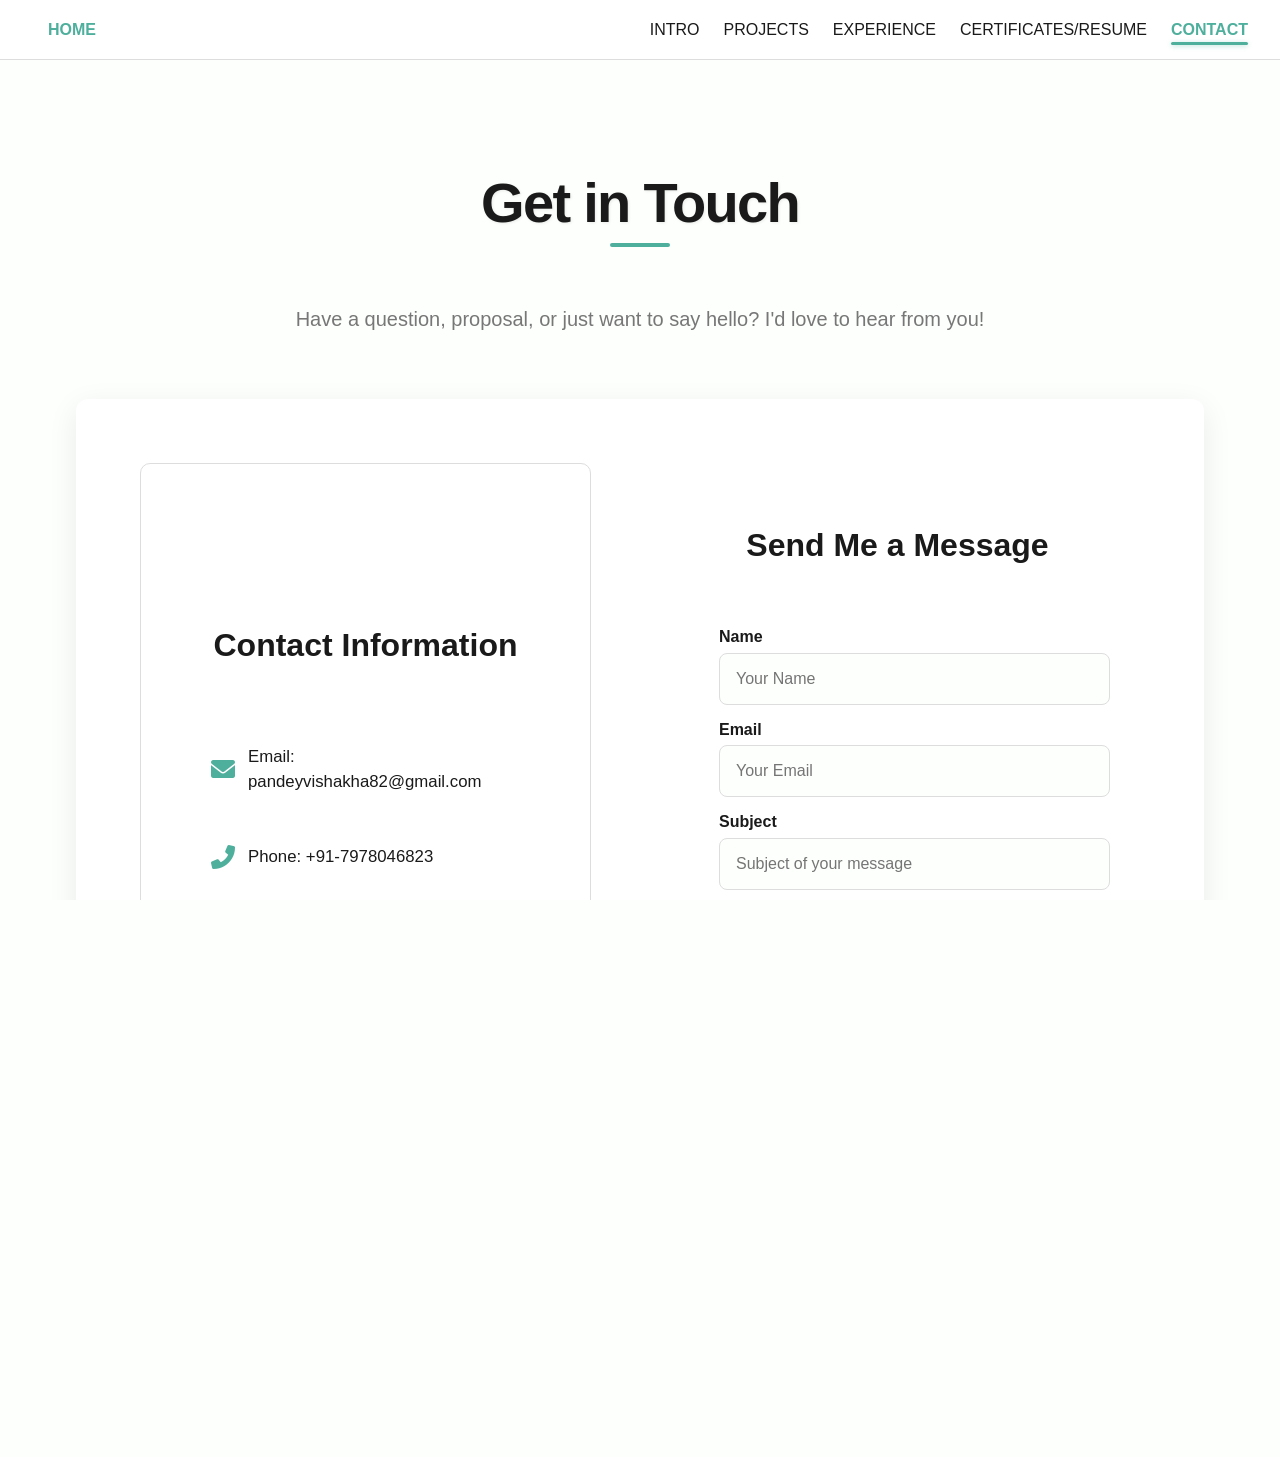
<file: contact.html>
<!DOCTYPE html>
<html lang="en">
<head>
    <meta charset="UTF-8">
    <meta name="viewport" content="width=device-width, initial-scale=1.0">
    <title>Contact – Vishakha Pandey</title>

    <link href="https://fonts.googleapis.com/css2?family=Poppins:wght@300;400;500;600;700&display=swap" rel="stylesheet">
    <link rel="stylesheet" href="https://cdnjs.cloudflare.com/ajax/libs/font-awesome/6.0.0-beta3/css/all.min.css">

    <link rel="stylesheet" href="./assets/css/variables.css">
    <link rel="stylesheet" href="./assets/css/style.css">
    <link rel="stylesheet" href="./assets/css/contact.css"> 
    <link rel="stylesheet" href="./assets/css/animations.css">
</head>
<body class="fade-in"> 
  
   <nav class="navbar">
    <div class="nav-left">
      <a href="index.html">HOME</a>
    </div>
    <div class="nav-toggle">
      <i class="fas fa-bars"></i>
    </div>
    <div class="nav-menu nav-right">
      <a href="intro.html" >INTRO</a>
      <a href="projects.html">PROJECTS</a>
      <a href="experience.html" >EXPERIENCE</a>
      <a href="certificates.html">CERTIFICATES/RESUME</a>
      <a href="contact.html"  class="active-page">CONTACT</a>
    </div>
  </nav>

    <main id="contact-content">
        <section class="contact-section">
            <h2 class="section-title animate-on-scroll delay-1">Get in Touch</h2>
            <p class="contact-intro-text animate-on-scroll delay-2">
                Have a question, proposal, or just want to say hello? I'd love to hear from you!
            </p>

            <div class="contact-wrapper">
                <div class="contact-info animate-on-scroll delay-3">
                    <h3>Contact Information</h3>
                    <div class="info-item">
                        <i class="fas fa-envelope"></i>
                        <p>Email: <a href="mailto:pandeyvishakha82@gmail.com">pandeyvishakha82@gmail.com</a></p>
                    </div>
                    <div class="info-item">
                        <i class="fas fa-phone-alt"></i>
                        <p>Phone: <a href="tel:+917978046823">+91-7978046823</a></p>
                    </div>
                    <div class="info-item">
                        <i class="fab fa-linkedin"></i>
                        <p>LinkedIn: <a href="https://www.linkedin.com/in/vishakha-pandey-7320a8259/" target="_blank">https://www.linkedin.com/in/vishakha-pandey-7320a8259/</a></p>
                    </div>
                    <div class="info-item">
                        <i class="fas fa-map-marker-alt"></i>
                        <p>Location: Rourkela, Odisha, India</p>
                    </div>
                </div>

                <div class="contact-form animate-on-scroll delay-4">
                    <h3>Send Me a Message</h3>
                    <form action="https://formspree.io/f/mnnvgdnn" method="POST">
                        <div class="form-group">
                            <label for="name">Name</label>
                            <input type="text" id="name" name="name" placeholder="Your Name" required>
                        </div>
                        <div class="form-group">
                            <label for="email">Email</label>
                            <input type="email" id="email" name="email" placeholder="Your Email" required>
                        </div>
                        <div class="form-group">
                            <label for="subject">Subject</label>
                            <input type="text" id="subject" name="subject" placeholder="Subject of your message">
                        </div>
                        <div class="form-group">
                            <label for="message">Message</label>
                            <textarea id="message" name="message" rows="6" placeholder="Your Message" required></textarea>
                        </div>
                        <button type="submit" class="btn-primary">Send Message</button>
                    </form>
                </div>
            </div>

        </section>
    </main>

    <script src="./assets/js/script.js"></script>
    

</body>
</html>
</file>
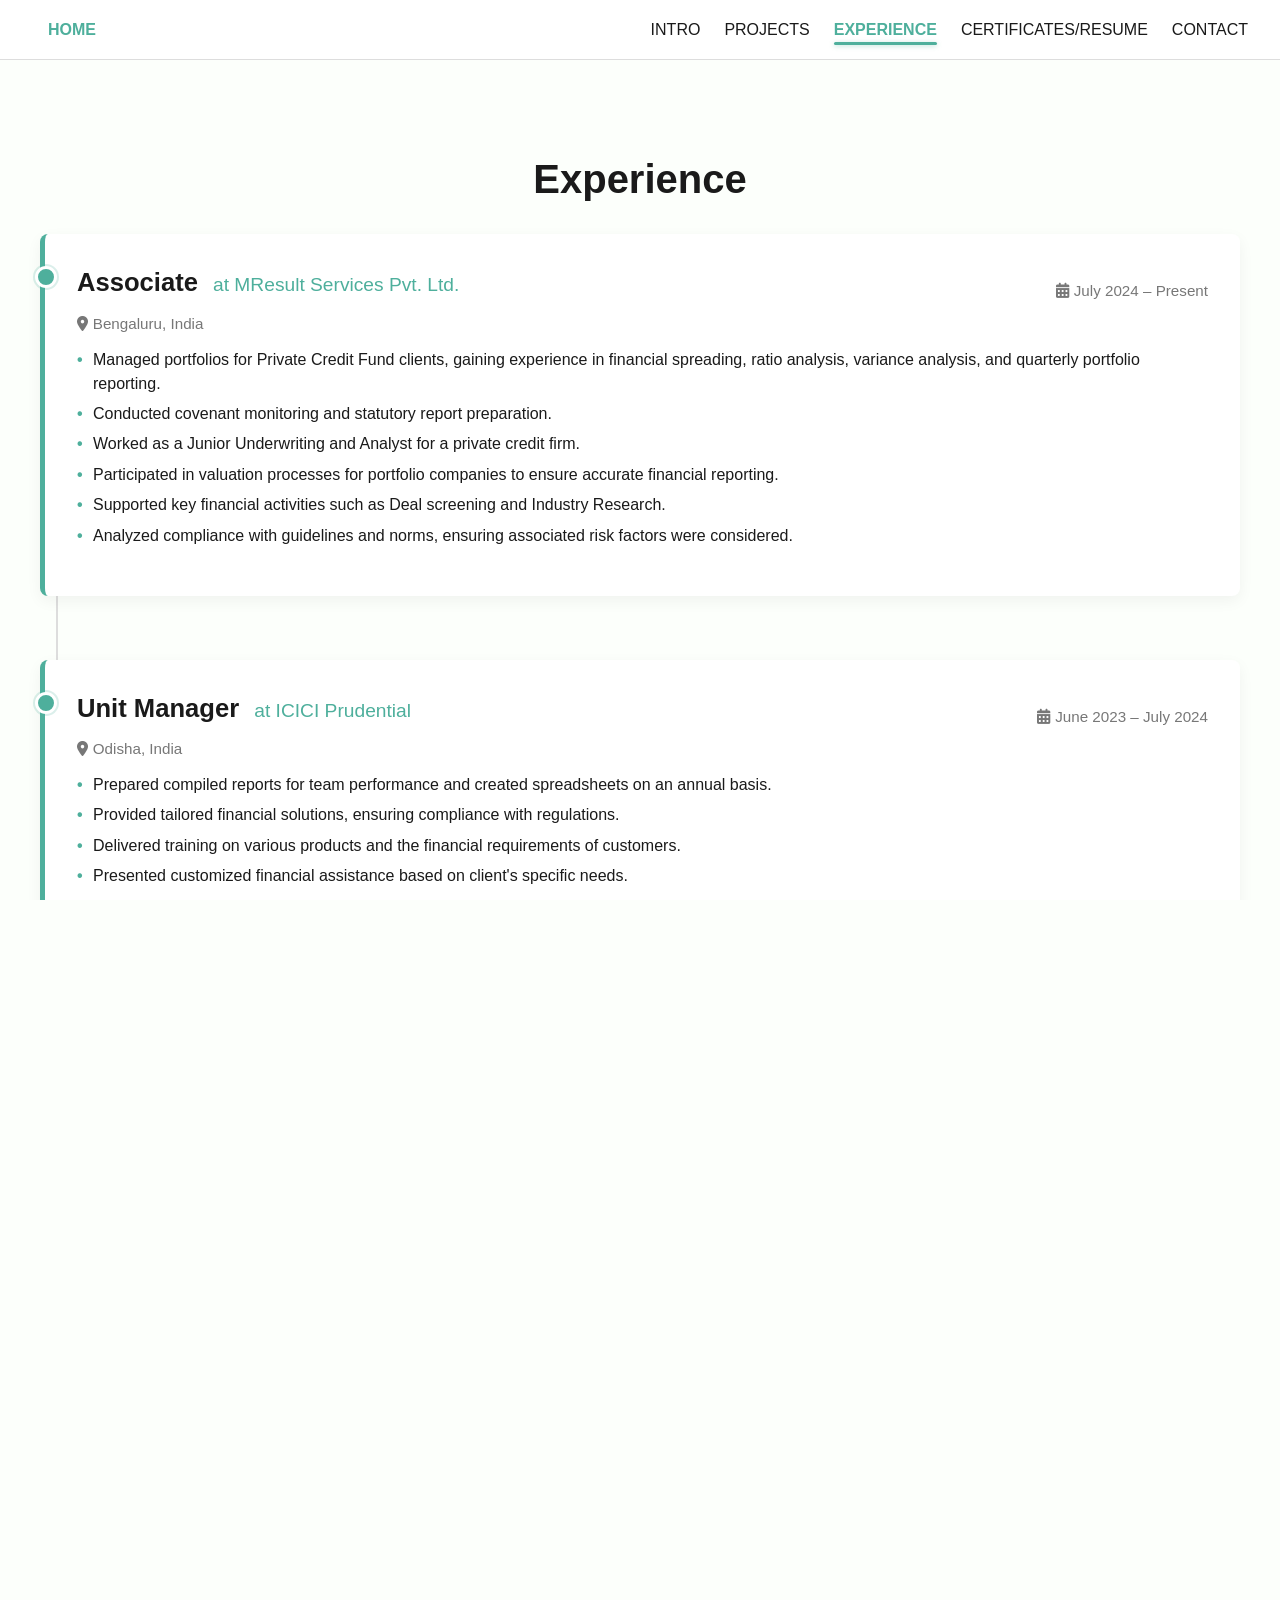
<file: experience.html>
<!DOCTYPE html>
<html lang="en">
<head>
    <meta charset="UTF-8">
    <meta name="viewport" content="width=device-width, initial-scale=1.0">
    <title>Experience – Vishakha Pandey</title>

    <link href="https://fonts.googleapis.com/css2?family=Poppins:wght@300;400;500;600;700&display=swap" rel="stylesheet">
    <link rel="stylesheet" href="https://cdnjs.cloudflare.com/ajax/libs/font-awesome/6.0.0-beta3/css/all.min.css">

    <link rel="stylesheet" href="./assets/css/variables.css">
    <link rel="stylesheet" href="./assets/css/style.css">
    <link rel="stylesheet" href="./assets/css/experience.css">
    <link rel="stylesheet" href="./assets/css/animations.css"> 
  </head>
<body class="fade-in">

    <nav class="navbar">
    <div class="nav-left">
      <a href="index.html">HOME</a>
    </div>
    <div class="nav-toggle">
      <i class="fas fa-bars"></i>
    </div>
    <div class="nav-menu nav-right">
      <a href="intro.html" >INTRO</a>
      <a href="projects.html">PROJECTS</a>
      <a href="experience.html" class="active-page">EXPERIENCE</a>
      <a href="certificates.html">CERTIFICATES/RESUME</a>
      <a href="contact.html">CONTACT</a>
    </div>
  </nav>

    <main id="experience-content">
        <section class="experience-section">
            <h2 class="section-title animate-on-scroll">Experience</h2>
            <div class="experience-list">

                <div class="experience-item animate-on-scroll delay-1">
                    <div class="experience-header">
                        <h3>Associate <span class="company">at MResult Services Pvt. Ltd.</span></h3>
                        <span class="dates"><i class="fas fa-calendar-alt"></i> July 2024 – Present</span>
                    </div>
                    <p class="location"><i class="fas fa-map-marker-alt"></i> Bengaluru, India</p>
                    <ul class="responsibilities">
                        <li>Managed portfolios for Private Credit Fund clients, gaining experience in financial spreading, ratio analysis, variance analysis, and quarterly portfolio reporting.</li>
                        <li>Conducted covenant monitoring and statutory report preparation.</li>
                        <li>Worked as a Junior Underwriting and Analyst for a private credit firm.</li>
                        <li>Participated in valuation processes for portfolio companies to ensure accurate financial reporting.</li>
                        <li>Supported key financial activities such as Deal screening and Industry Research.</li>
                        <li>Analyzed compliance with guidelines and norms, ensuring associated risk factors were considered.</li>
                    </ul>
                </div>

                <div class="experience-item animate-on-scroll delay-2">
                    <div class="experience-header">
                        <h3>Unit Manager <span class="company">at ICICI Prudential</span></h3>
                        <span class="dates"><i class="fas fa-calendar-alt"></i> June 2023 – July 2024</span>
                    </div>
                    <p class="location"><i class="fas fa-map-marker-alt"></i> Odisha, India</p>
                    <ul class="responsibilities">
                        <li>Prepared compiled reports for team performance and created spreadsheets on an annual basis.</li>
                        <li>Provided tailored financial solutions, ensuring compliance with regulations.</li>
                        <li>Delivered training on various products and the financial requirements of customers.</li>
                        <li>Presented customized financial assistance based on client's specific needs.</li>
                    </ul>
                </div>

                <div class="experience-item animate-on-scroll delay-3">
                    <div class="experience-header">
                        <h3>Intern <span class="company">at Shyam Metallic & Energy. Ltd.</span></h3>
                        <span class="dates"><i class="fas fa-calendar-alt"></i> July 2020 – September 2020</span>
                    </div>
                    <p class="location"><i class="fas fa-map-marker-alt"></i> Odisha, India</p>
                    <ul class="responsibilities">
                        <li>Monitored operations and reviewed records and metrics for understanding business processes.</li>
                        <li>Analyzed key components like inventory levels, accounts receivable, and accounts payable to identify inefficiencies.</li>
                        <li>Conducted detailed financial analysis to assess the company's cash conversion cycle.</li>
                        <li>Proposed actionable strategies to enhance liquidity and operational efficiency.</li>
                        <li>Analyzed operational efficiencies and recommended improvements to optimize cash flow.</li>
                    </ul>
                </div>

            </div>
        </section>

        <section class="education-section">
            <h2 class="section-title animate-on-scroll">Education</h2>
            <div class="education-list">
                <div class="education-item animate-on-scroll delay-1">
                    <h3>MBA (Financial Management) <span class="institution">– Gangadhar Meher University</span></h3>
                    <p class="dates"><i class="fas fa-calendar-alt"></i> 2021-2023</p>
                    <p class="location"><i class="fas fa-map-marker-alt"></i> Sambalpur, Odisha, India</p>
                </div>
                <div class="education-item animate-on-scroll delay-2">
                    <h3>BSC - (Bachelor of Science) <span class="institution">– Laxmi Narayan College, Sambalpur University</span></h3>
                    <p class="dates"><i class="fas fa-calendar-alt"></i> 2018-2021</p>
                    <p class="location"><i class="fas fa-map-marker-alt"></i> Jharsuguda, Odisha, India</p>
                </div>
            </div>
        </section>

        <section class="skills-section">
            <h2 class="section-title animate-on-scroll">Skills</h2>
            <div class="skills-grid">
                <div class="skill-category animate-on-scroll delay-1">
                    <h4><i class="fas fa-laptop-code"></i> IT Skills</h4>
                    <ul>
                        <li>MS Office (Excel, PowerPoint, Outlook & Word)</li>
                        <li>Tally (Prime)</li>
                        <li>QuickBooks Online</li>
                        <li>Power BI (Data Analytics)</li>
                    </ul>
                </div>
                <div class="skill-category animate-on-scroll delay-2">
                    <h4><i class="fas fa-chart-line"></i> Financial Skills</h4>
                    <ul>
                        <li>Deal Underwriting</li>
                        <li>Financial Analysis</li>
                        <li>Valuation</li>
                        <li>Portfolio Monitoring</li>
                        <li>Financial Spreading</li>
                    </ul>
                </div>
            </div>
        </section>

    </main>

    <script src="./assets/js/script.js"></script>

</body>
</html>
</file>
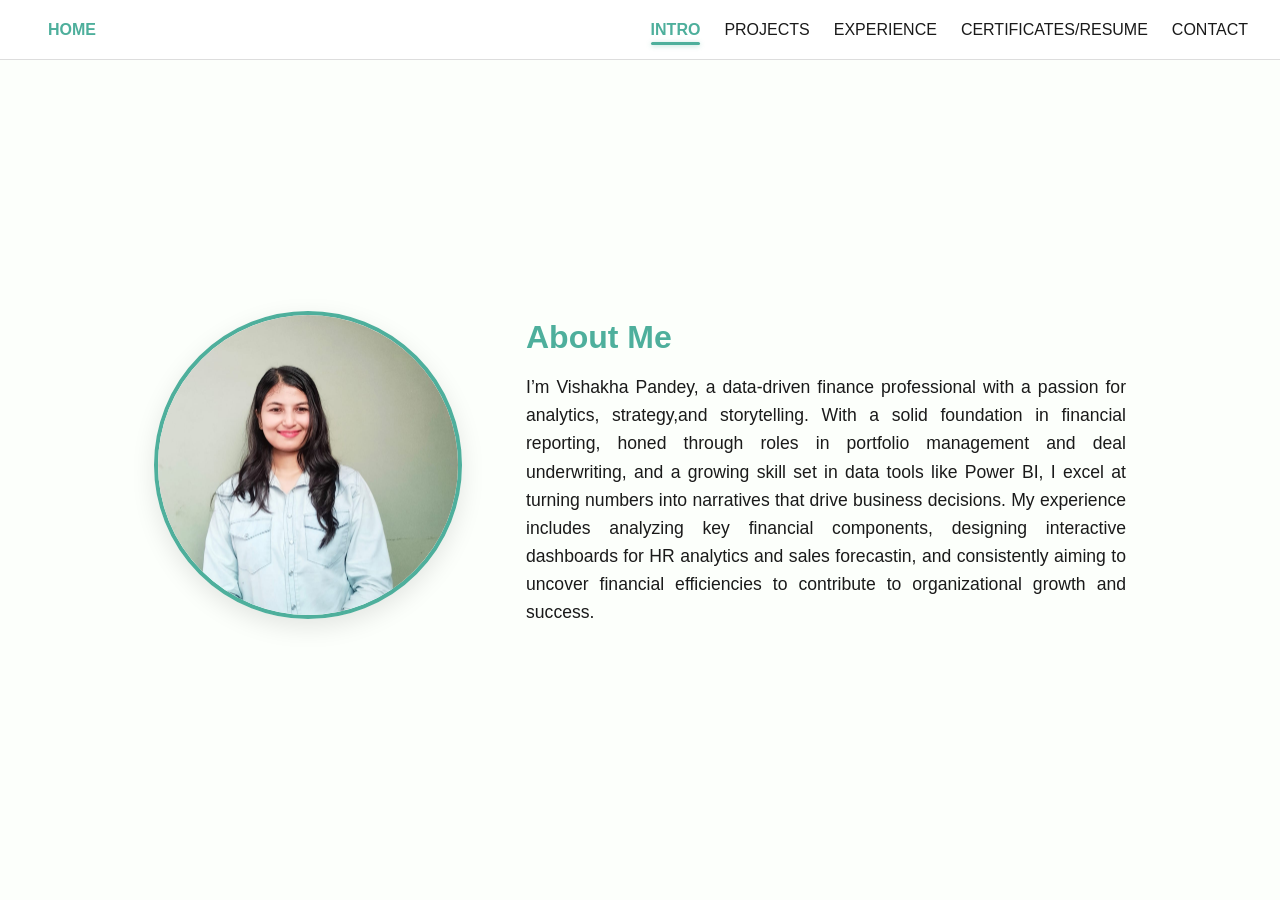
<file: intro.html>
<!DOCTYPE html>
<html lang="en">
<head>
  <meta charset="UTF-8" />
  <meta name="viewport" content="width=device-width, initial-scale=1.0" />
  <meta name="description" content="About Vishakha Pandey – Data-driven finance and analytics professional." />
  <title>Introduction – Vishakha Pandey</title>

  <!-- Global Styles -->
  <link rel="stylesheet" href="assets/css/variables.css" />
  <link rel="stylesheet" href="assets/css/style.css" />
  <link rel="stylesheet" href="assets/css/intro.css" />
  <link rel="stylesheet" href="assets/css/animations.css">


  <!-- Font Awesome (for icons) -->
  <link
  rel="stylesheet"
  href="https://cdnjs.cloudflare.com/ajax/libs/font-awesome/6.5.0/css/all.min.css"
  integrity="sha512-Avb2QiuDEEvB4bZJYdft2mNjVShBftLdPG8FJ0V7irTLQ8Uo0qcPxh4Plq7G5tGm0rU+1SPhVotteLpBERwTkw=="
  crossorigin="anonymous"
  referrerpolicy="no-referrer"
/>

</head>
<body class="page-load">

  <!-- Navigation Bar -->
  <nav class="navbar">
    <div class="nav-left">
      <a href="index.html">HOME</a>
    </div>
    <div class="nav-toggle">
      <i class="fas fa-bars"></i>
    </div>
    <div class="nav-menu nav-right">
      <a href="intro.html" class="active-page">INTRO</a>
      <a href="projects.html">PROJECTS</a>
      <a href="experience.html">EXPERIENCE</a>
      <a href="certificates.html">CERTIFICATES/RESUME</a>
      <a href="contact.html">CONTACT</a>
    </div>
  </nav>

  <!-- Main Intro Section -->
  <section class="intro-section">
    <div class="intro-container">
      <!-- Left: Profile Image -->
      <div class="intro-image reveal reveal-left">
        <img src="assets/img/intro_profile.jpg" alt="Vishakha Pandey">
      </div>

      <!-- Right: Text Content -->
      <div class="intro-text reveal reveal-right">
        <h2>About Me</h2>
          <p>
            I’m Vishakha Pandey, a data-driven finance professional with a passion for analytics,
            strategy,and storytelling. With a solid foundation in financial reporting, honed through roles in portfolio management and deal underwriting, and a growing skill set in data tools like Power BI, I excel at turning numbers into narratives that drive business decisions. My experience includes analyzing key financial components, designing interactive dashboards for HR analytics and sales forecastin, and consistently aiming to uncover financial efficiencies to contribute to organizational growth and success.
          </p>
      </div>
    </div>
  </section>

  

  <!-- JS for Mobile Navbar Toggle -->
  <script src="./assets/js/mobileMenuToggle.js"></script>
  <script src="./assets/js/scrollReveal.js"></script>

</body>
</html>
</file>
<file: assets/css/variables.css>
/* ============================
   Global Variables & Theme
   ============================ */

:root {
  /* Colors */
  --color-bg: #fcfffb;                   /* Default background */
  --color-dark: #1a1a1a;                 /* Dark text */
  --color-accent: #4eaf9c;              /* Highlight color (mint green) */
  --color-muted: #777;                  /* Secondary text */
  --color-border: #ddd;                 /* Light border */

  /* Fonts */
  --font-body: 'Inter', sans-serif;

  /* Spacing */
  --spacing-xs: 0.4rem; /* <-- ADD THIS LINE */
  --spacing-sm: 0.5rem;
  --spacing-md: 1rem;
  --spacing-lg: 2rem;
  --spacing-xl: 4rem;


  /* Sizes */
  --nav-height: 60px;
  --max-width: 1200px;
}
</file>
<file: assets/css/style.css>
/* =============================
   Base Styles for Index Page
   ============================= */

html, body {
  margin: 0;
  padding: 0;
  height: 100%;
  font-family: var(--font-body);
  background-color: var(--color-bg);
  color: var(--color-dark);
  overflow-x: hidden;
}

/* =============================
   Navbar Styles
   ============================= */

.navbar {
  display: flex;
  justify-content: space-between;
  align-items: center;
  height: var(--nav-height);
  padding: 0 var(--spacing-lg);
  position: fixed;
  width: 100%;
  top: 0;
  background: white;
  z-index: 1000;
  border-bottom: 1px solid var(--color-border);
  box-sizing: border-box;
  flex-wrap: wrap;
}

.nav-left a,
.nav-right a {
  text-decoration: none;
  color: var(--color-dark);
  margin-left: var(--spacing-md);
  font-weight: 500;
  transition: color 0.3s;
}

.nav-left a {
  font-weight: 700;
  color: var(--color-accent);
}

.nav-right {
  display: flex;
  gap: var(--spacing-sm);
  justify-content: flex-end;
  align-items: center;
}

.nav-toggle {
  display: none;
  font-size: 1.8rem;
  cursor: pointer;
  color: var(--color-dark);
  padding: 0.5rem;
  margin-left: auto;
  z-index: 1100;
  position: relative;
  background: none;
  border: none;
}

.nav-menu {
  display: flex;
  gap: var(--spacing-sm);
  align-items: center;
}

.nav-right a:hover {
  color: var(--color-accent);
}


/* ================================
   Active Page Underline – Refined Look
   ================================ */

.navbar .nav-right a.active-page {
  position: relative;
  color: var(--color-accent); /* Make active link text accent colored */
  font-weight: 600;
}

.navbar .nav-right a.active-page::after {
  content: "";
  position: absolute;
  left: 0;
  bottom: -6px; /* Adjust depending on navbar spacing */
  width: 100%;
  height: 3px;
  background-color: var(--color-accent); /* Changed to use var(--color-accent) */
  border-radius: 2px;
  /* Use rgba with your accent color for consistency: #4eaf9c is (78, 175, 156) */
  box-shadow: 0 1px 5px rgba(78, 175, 156, 0.4); /* slight glow for elegance */
}


/* =============================
   Hero Section Styles
   ============================= */

.hero {
  min-height: 100vh;
  display: flex;
  align-items: center;
  justify-content: center;
  text-align: center;
  position: relative;
  overflow: hidden;
  padding: var(--spacing-lg);
  box-sizing: border-box;
}

.hero-background {
  position: absolute;
  top: 0;
  left: 0;
  width: 100%;
  height: 100%;
  background: url('../img/background.jpg') center center/cover no-repeat;
  opacity: 0.3;
  z-index: 0;
}

.hero-content {
  z-index: 2;
  padding: var(--spacing-xl);
  width: 100%;
  max-width: 960px;
  display: flex;
  flex-direction: column;
  align-items: center;
}

.hero-content h1 {
  font-size: 3rem;
  margin-bottom: var(--spacing-sm);
  display: flex;
  align-items: center;
  justify-content: center;
  flex-wrap: nowrap;
  gap: 0.5rem;
  white-space: nowrap;
  overflow: hidden;
  text-overflow: ellipsis;
}

.hero-content p {
  font-size: 1.2rem;
  color: var(--color-muted);
  margin: 0 auto;
  max-width: 90%;
  
}

.inline-hero-image {
  width: 70px;
  height: 70px;
  border-radius: 50%;
  object-fit: cover;
  display: inline-block;
  vertical-align: middle;
  margin: 0;
  border: 2px solid var(--color-accent);
  outline: none;
  box-shadow: none;
  flex-shrink: 0;
}

/* =============================
   Social Icons
   ============================= */

.social-icons {
  margin-top: var(--spacing-md);
  display: flex;
  justify-content: center;
  gap: var(--spacing-sm);
  flex-wrap: wrap;
}

.social-icons a {
  color: var(--color-dark);
  text-decoration: none;
}

.social-icons a i {
  font-size: 28px;
  transition: color 0.3s ease;
}

.social-icons a:hover i {
  color: var(--color-accent);
}

/* =============================
   Hero Buttons
   ============================= */

.hero-buttons {
  margin-top: var(--spacing-lg);
  display: flex;
  flex-wrap: wrap;
  justify-content: center;
  gap: var(--spacing-sm);
}

.btn-outline {
  border: 2px solid var(--color-accent);
  color: var(--color-accent);
  text-decoration: none;
  padding: 0.75rem 2rem;
  border-radius: 4px;
  font-weight: 600;
  transition: background 0.3s ease;
}

.btn-outline:hover {
  background-color: var(--color-accent);
  color: white;
}

/* =============================
   Scroll Down Arrow
   ============================= */

.scroll-down {
  position: absolute;
  bottom: 20px;
  left: 50%;
  transform: translateX(-50%);
  cursor: pointer;
  z-index: 2;
  animation: bounce 2s infinite;
}

.scroll-down i {
  font-size: 38px;
  color: var(--color-muted);
  opacity: 0.7;
  transition: color 0.3s ease;
}

.scroll-down:hover i {
  color: var(--color-accent);
}

/* =============================
   Responsive Design
   ============================= */

@media (max-width: 768px) {
  .navbar {
    flex-direction: row;
    justify-content: space-between;
    padding: var(--spacing-sm);
  }

  .nav-left {
    flex: 1;
  }

  .nav-toggle {
    display: block;
    align-self: flex-end;
    margin: 0;
  }

  .nav-menu {
    display: none;
    flex-direction: column;
    width: 100%;
    /* Adjusted background for better blur effect on mobile */
    background: rgba(255, 255, 255, 0.95);
    backdrop-filter: blur(10px);
    -webkit-backdrop-filter: blur(10px);
    padding: 1rem;
    border-radius: 12px;
    box-shadow: 0 8px 20px rgba(0, 0, 0, 0.2);
    border: 1px solid rgba(255, 255, 255, 0.3);
    /* Added positioning for slide-down animation */
    position: absolute;
    top: var(--nav-height);
    left: 0;
    z-index: 999;
    transform: translateY(-100%); /* Initial state: hidden above */
    transition: transform 0.3s ease-out;
  }

  .nav-menu.show {
    display: flex;
    transform: translateY(0); /* Final state: visible */
  }

  .nav-menu a {
    padding: 0.5rem 1rem;
    width: 100%;
    text-align: left;
  }

  .hero-content h1 {
    font-size: 2rem;
  }

  .hero-content p {
    font-size: 1rem;
  }

  .inline-hero-image {
    width: 60px;
    height: 60px;
  }

  .btn-outline {
    padding: 0.6rem 1.5rem;
    font-size: 0.95rem;
  }

  .scroll-down i {
    font-size: 28px;
  }

  /* Adjust underline for mobile screens */
  /* This rule specifically removes the active page underline in mobile view */
  .navbar .nav-right a.active-page::after {
    content: none; /* <-- This is the key change to remove the underline */
  }
}

@media (max-width: 480px) {
  .hero-content h1 {
    font-size: 1.6rem;
  }

  .hero-content p {
    font-size: 0.95rem;
  }

  .inline-hero-image {
    width: 50px;
    height: 50px;
  }

  .social-icons a i {
    font-size: 24px;
  }

  .btn-outline {
    padding: 0.5rem 1.2rem;
    font-size: 0.85rem;
  }

  .scroll-down i {
    font-size: 26px;
  }

  /* Ensure no underline even on smaller mobile screens */
  /* This rule is redundant if the 768px rule already applies `content: none;` */
  /* But kept for safety if any other specific rule might override */
  .navbar .nav-right a.active-page::after {
    content: none;
  }
}
</file>
<file: assets/css/contact.css>
/* =============================
   Contact Page Styles
   ============================= */

.contact-section {
    padding: var(--spacing-xl) var(--spacing-xl); /* Increased horizontal padding */
    margin-top: var(--nav-height); /* Offset for fixed navbar */
    max-width: var(--max-width); /* Using global variable for max-width */
    margin-left: auto;
    margin-right: auto;
    display: flex; /* Use flexbox for main section content */
    flex-direction: column;
    align-items: center; /* Center content horizontally */
}

.section-title {
    font-size: 3.5rem; /* Larger font size for more impact */
    color: var(--color-dark);
    margin-bottom: var(--spacing-md); /* Adjust as pseudo-element will add space */
    text-align: center;
    font-weight: 700; /* Bolder title */
    letter-spacing: -0.03em; /* Slightly tighter letter spacing */
    text-shadow: 1px 1px 3px rgba(0, 0, 0, 0.08); /* Slightly stronger subtle shadow */
    position: relative; /* Needed for positioning the pseudo-element */
    padding-bottom: var(--spacing-sm); /* Space for the underline */
}

/* Pseudo-element for the decorative line under the title */
.section-title::after {
    content: '';
    display: block;
    width: 60px; /* Length of the line */
    height: 4px; /* Thickness of the line */
    background-color: var(--color-accent); /* Uses your accent color */
    margin: var(--spacing-sm) auto 0 auto; /* Centers the line and adds space below it */
    border-radius: 2px; /* Slightly rounded ends for the line */
}

.contact-intro-text {
    font-size: 1.25rem; /* Slightly larger intro text */
    color: var(--color-muted);
    text-align: center;
    margin-top: var(--spacing-lg); /* Ensure enough space from title + line */
    margin-bottom: var(--spacing-xl); /* Increased margin-bottom for more space */
    max-width: 800px; /* Wider intro text */
    line-height: 1.6; /* Better readability */
}

.contact-wrapper {
    display: grid;
    grid-template-columns: 1fr 2fr; /* Info on left, form on right */
    gap: var(--spacing-xl); /* Increased space between columns */
    background-color: white;
    border-radius: 12px; /* Slightly more rounded corners */
    box-shadow: 0 8px 30px rgba(0, 0, 0, 0.08); /* Stronger, softer shadow */
    padding: var(--spacing-xl); /* Significantly more internal padding for the wrapper */
    margin-bottom: var(--spacing-xl); /* More space below wrapper */
    width: 100%; /* Ensure it takes full available width */
    max-width: 1000px; /* Max width for the wrapper */
}

.contact-info {
    background-color: var(--color-light); /* Consistent light background */
    padding: var(--spacing-xl); /* More internal padding for contact info box */
    border-radius: 10px; /* Rounded corners */
    display: flex;
    flex-direction: column;
    justify-content: center; /* Vertically center content */
    align-items: flex-start; /* Align items to the start */
    border: 1px solid var(--color-border); /* Subtle border */
}

.contact-info h3,
.contact-form h3,
.map-container h3 {
    font-size: 2rem; /* Larger sub-headings */
    color: var(--color-dark);
    margin-top: 0;
    margin-bottom: var(--spacing-xl); /* Increased margin-bottom for more space */
    font-weight: 700; /* Bolder */
    text-align: center; /* Center headings in their respective blocks */
    width: 100%; /* Ensure heading takes full width */
}

.contact-info .info-item {
    display: flex;
    align-items: center;
    margin-bottom: var(--spacing-md);
    font-size: 1.05rem; /* Slightly larger text */
    color: var(--color-dark);
    line-height: 1.5; /* Better readability */
}

.contact-info .info-item i {
    color: var(--color-accent);
    margin-right: var(--spacing-sm);
    font-size: 1.5rem; /* Larger icons */
    width: 35px; /* Fixed width for icons */
    text-align: center;
    flex-shrink: 0; /* Prevent icon from shrinking */
}

.contact-info .info-item a {
    color: var(--color-dark);
    text-decoration: none;
    transition: color 0.3s ease;
}

.contact-info .info-item a:hover {
    color: var(--color-accent);
}

.contact-form {
    padding: var(--spacing-xl); /* More internal padding for contact form box */
}

.contact-form .form-group {
    margin-bottom: var(--spacing-md);
}

.contact-form label {
    display: block;
    font-size: 1rem; /* Clearer label font size */
    color: var(--color-dark);
    margin-bottom: var(--spacing-xs);
    font-weight: 600; /* Bolder labels */
}

.contact-form input[type="text"],
.contact-form input[type="email"],
.contact-form textarea {
    width: 100%;
    padding: 1rem; /* More padding for inputs */
    border: 1px solid var(--color-border);
    border-radius: 8px; /* More rounded inputs */
    font-size: 1rem;
    color: var(--color-dark);
    background-color: var(--color-bg);
    transition: border-color 0.3s ease, box-shadow 0.3s ease;
}

.contact-form input[type="text"]:focus,
.contact-form input[type="email"]:focus,
.contact-form textarea:focus {
    border-color: var(--color-accent);
    box-shadow: 0 0 0 4px rgba(var(--color-accent-rgb), 0.25); /* Stronger focus ring */
    outline: none;
}

.contact-form textarea {
    resize: vertical;
    min-height: 140px; /* Slightly taller textarea */
}

.contact-form .btn-primary {
    display: block;
    width: 100%;
    padding: 1.1rem; /* More padding for button */
    font-size: 1.2rem; /* Larger button text */
    margin-top: var(--spacing-lg); /* More space above button */
    text-align: center;
    border-radius: 8px; /* Consistent border radius */
    font-weight: 600;
}

.map-container {
    background-color: white;
    border-radius: 12px;
    box-shadow: 0 8px 30px rgba(0, 0, 0, 0.08); /* Consistent shadow */
    padding: var(--spacing-xl); /* More internal padding for map box */
    text-align: center;
    margin-top: var(--spacing-xl);
    width: 100%;
    max-width: 1000px; /* Max width for the map container */
}

.map-container iframe {
    border-radius: 8px;
    box-shadow: 0 2px 10px rgba(0, 0, 0, 0.1);
    width: 100%;
    height: 450px; /* Slightly taller map */
    display: block; /* Remove extra space below iframe */
    margin-top: var(--spacing-lg); /* Space below heading */
}

/* =============================
   Responsive Design for Contact Page
   ============================= */
@media (max-width: 992px) {
    .contact-section {
        padding: var(--spacing-lg) var(--spacing-xl); /* Adjusted responsive padding */
    }
    .section-title {
        font-size: 2.8rem; /* Adjusted for medium screens */
    }
    .section-title::after {
        width: 50px; /* Adjust line width */
    }
    .contact-intro-text {
        font-size: 1.1rem;
        margin-bottom: var(--spacing-lg);
    }
    .contact-wrapper {
        grid-template-columns: 1fr; /* Stack info and form on medium screens */
        padding: var(--spacing-xl); /* Adjusted responsive padding */
        gap: var(--spacing-xl);
        max-width: 700px; /* Constrain width on smaller screens */
    }
    .contact-info, .contact-form {
        padding: var(--spacing-lg); /* Adjusted responsive padding */
    }
    .map-container {
        padding: var(--spacing-xl); /* Adjusted responsive padding */
        max-width: 700px; /* Constrain width on smaller screens */
    }
    .map-container h3 {
        font-size: 1.8rem;
    }
    .map-container iframe {
        height: 350px;
    }
}

@media (max-width: 768px) {
    .contact-section {
        padding: var(--spacing-lg) var(--spacing-md);
    }
    .section-title {
        font-size: 2.2rem; /* Adjusted for small screens */
    }
    .section-title::after {
        width: 40px; /* Adjust line width */
        height: 3px; /* Adjust line thickness */
    }
    .contact-intro-text {
        font-size: 1rem;
    }
    .contact-wrapper {
        padding: var(--spacing-xl); /* Adjusted responsive padding */
    }
    .contact-info, .contact-form {
        padding: var(--spacing-md); /* Adjusted responsive padding */
    }
    .map-container {
        padding: var(--spacing-lg); /* Adjusted responsive padding */
    }
    .contact-info h3,
    .contact-form h3,
    .map-container h3 {
        font-size: 1.6rem;
    }
    .contact-info .info-item {
        font-size: 0.95rem;
    }
    .contact-info .info-item i {
        font-size: 1.3rem;
    }
    .contact-form input[type="text"],
    .contact-form input[type="email"],
    .contact-form textarea {
        padding: 0.9rem;
        font-size: 0.95rem;
    }
    .contact-form textarea {
        min-height: 120px;
    }
    .contact-form .btn-primary {
        padding: 1rem;
        font-size: 1.1rem;
    }
    .map-container iframe {
        height: 300px;
    }
}

@media (max-width: 480px) {
    .contact-section {
        padding: var(--spacing-md) var(--spacing-sm);
    }
    .section-title {
        font-size: 1.8rem; /* Adjusted for extra small screens */
    }
    .section-title::after {
        width: 30px; /* Adjust line width */
        height: 2px; /* Adjust line thickness */
    }
    .contact-intro-text {
        font-size: 0.9rem;
    }
    .contact-wrapper {
        padding: var(--spacing-lg); /* Adjusted responsive padding */
        border-radius: 8px;
    }
    .contact-info, .contact-form {
        padding: var(--spacing-sm); /* Adjusted responsive padding */
    }
    .contact-info h3,
    .contact-form h3,
    .map-container h3 {
        font-size: 1.3rem;
    }
    .contact-info .info-item {
        font-size: 0.85rem;
        margin-bottom: var(--spacing-sm);
    }
    .contact-info .info-item i {
        font-size: 1.1rem;
        width: 30px;
    }
    .contact-form input,
    .contact-form textarea {
        font-size: 0.85rem;
        padding: 0.8rem;
    }
    .contact-form .btn-primary {
        font-size: 1rem;
        padding: 0.8rem;
    }
    .map-container {
        padding: var(--spacing-md); /* Adjusted responsive padding */
        border-radius: 8px;
    }
    .map-container iframe {
        height: 200px;
    }
}
</file>
<file: assets/css/animations.css>
/* =============================
   Animation Transitions
   ============================= */

/* Fade-out animation for page transition */
.fade-out {
  animation: fadeOut 0.6s ease forwards;
}

@keyframes fadeOut {
  from {
    opacity: 1;
  }
  to {
    opacity: 0;
    transform: translateY(-20px);
  }
}

/* Bounce animation for scroll-down arrow (optional) */
@keyframes bounce {
  0%, 20%, 50%, 80%, 100% {
    transform: translateY(0);
  }
  40% {
    transform: translateY(-10px);
  }
  60% {
    transform: translateY(-5px);
  }
}

.scroll-down {
  animation: bounce 2s infinite;
}



/* =============================
   Enhanced Fade-In on Page Load
   ============================= */

.fade-in {
  animation: fadeInBlur 0.8s ease-out forwards;
}

@keyframes fadeInBlur {
  0% {
    opacity: 0;
    transform: translateY(30px);
    filter: blur(6px);
  }
  60% {
    opacity: 0.6;
    transform: translateY(10px);
    filter: blur(3px);
  }
  100% {
    opacity: 1;
    transform: translateY(0);
    filter: blur(0);
  }
}


/* =============================
   Scroll Reveal Animations
   ============================= */

.reveal {
  opacity: 0;
  transform: translateY(40px);
  transition: all 0.8s ease-out;
  will-change: transform, opacity;
}

.reveal.active {
  opacity: 1;
  transform: translateY(0);
}

/* Optional: specific directions */
.reveal-left {
  transform: translateX(-40px);
}

.reveal-right {
  transform: translateX(40px);
}

.reveal-left.active,
.reveal-right.active {
  transform: translateX(0);
  opacity: 1;
}



/* =============================
   Global Page Load Animation
   ============================= */

.page-load {
  animation: pageFadeIn 0.6s ease-out 0.2s forwards;
  opacity: 0;
  transform: scale(0.98);
}

@keyframes pageFadeIn {
  to {
    opacity: 1;
    transform: scale(1);
  }
}


/* Project model */
/* Modal content transition */
/* Project Modal Animations and Visual Effects */

/* ✨ Fade-in animation for the modal backdrop */
@keyframes fadeIn {
    from {
        opacity: 0;
    }
    to {
        opacity: 1;
    }
}

/* ✨ Slide in from bottom for the modal content (drawer) */
@keyframes slideInUp {
    from {
        transform: translateY(100%);
    }
    to {
        transform: translateY(0);
    }
}

/* ✨ Slide out to bottom for modal content (drawer) */
@keyframes slideOutDown {
    from {
        transform: translateY(0);
    }
    to {
        transform: translateY(100%);
    }
}


/* 🔍 Modal entrance animation for the backdrop itself */
/* This controls the background fade and the initial position of the modal container */
.project-modal.modal-show {
    animation: fadeIn 0.3s ease forwards;
}

/* 🧩 Modal content animation (the actual drawer) */
/* This applies to the .modal-content inside the .project-modal */
.project-modal.modal-show .modal-content {
    animation: slideInUp 0.3s ease forwards;
}

/* Animation for when the modal is closing */
.project-modal:not(.modal-show) .modal-content {
    animation: slideOutDown 0.3s ease forwards;
}

/* 📸 Fade and lift for modal image and text */
/* These make the internal content appear smoothly after the drawer slides up */
.modal-details #modal-img,
.modal-details h3,
.modal-details p {
    opacity: 0;
    transform: translateY(10px);
    transition: opacity 0.3s ease 0.1s, transform 0.3s ease 0.1s; /* Add a slight delay */
}

.project-modal.modal-show .modal-image-container img,
.project-modal.modal-show .modal-details h3,
.project-modal.modal-show .modal-details p {
    opacity: 1;
    transform: translateY(0);
}




/* =============================
   Scroll Animations  for experience page
   ============================= */

/* Base style for elements that will animate */
.animate-on-scroll {
    opacity: 0;
    transform: translateY(20px); /* Start slightly below its final position */
    transition: opacity 0.6s ease-out, transform 0.6s ease-out; /* Smooth transition */
}

/* State when the element is visible and animated */
.animate-on-scroll.is-visible {
    opacity: 1;
    transform: translateY(0); /* Move to its final position */
}

/* Optional: Delays for staggered animations */
.animate-on-scroll.delay-1 { transition-delay: 0.1s; }
.animate-on-scroll.delay-2 { transition-delay: 0.2s; }
.animate-on-scroll.delay-3 { transition-delay: 0.3s; }
.animate-on-scroll.delay-4 { transition-delay: 0.4s; }
.animate-on-scroll.delay-5 { transition-delay: 0.5s; }
/* Add more delay-X classes as needed for more elements */


/* =============================
   Scroll Animations for certificates 
   ============================= */

/* Base style for elements that will animate */
.animate-on-scroll {
    opacity: 0;
    transform: translateY(20px); /* Start slightly below its final position */
    transition: opacity 0.6s ease-out, transform 0.6s ease-out; /* Smooth transition */
}

/* State when the element is visible and animated */
.animate-on-scroll.is-visible {
    opacity: 1;
    transform: translateY(0); /* Move to its final position */
}

/* Optional: Delays for staggered animations */
.animate-on-scroll.delay-1 { transition-delay: 0.1s; }
.animate-on-scroll.delay-2 { transition-delay: 0.2s; }
.animate-on-scroll.delay-3 { transition-delay: 0.3s; }
.animate-on-scroll.delay-4 { transition-delay: 0.4s; }
.animate-on-scroll.delay-5 { transition-delay: 0.5s; }
.animate-on-scroll.delay-6 { transition-delay: 0.6s; }
.animate-on-scroll.delay-7 { transition-delay: 0.7s; }
.animate-on-scroll.delay-8 { transition-delay: 0.8s; }
.animate-on-scroll.delay-9 { transition-delay: 0.9s; }
/* Add more delay-X classes as needed for more elements */
</file>
<file: assets/css/experience.css>
/* =============================
   Experience Page Styles
   ============================= */

.experience-section,
.education-section,
.skills-section {
    padding: var(--spacing-xl) var(--spacing-lg);
    margin-top: var(--nav-height); /* Offset for fixed navbar */
    max-width: var(--max-width); /* Using global variable for max-width */
    margin-left: auto;
    margin-right: auto;
}

.section-title {
    font-size: 2.5rem;
    color: var(--color-dark);
    margin-bottom: var(--spacing-lg);
    text-align: center;
    font-weight: 600;
}

/* Experience List/Items */
.experience-list,
.education-list {
    display: flex;
    flex-direction: column;
    gap: var(--spacing-xl); /* Space between major experience items */
    position: relative; /* For the timeline line */
}

/* Timeline vertical line */
.experience-list::before,
.education-list::before {
    content: '';
    position: absolute;
    left: calc(var(--spacing-lg) / 2); /* Adjust based on padding/border-left of items */
    top: 0;
    bottom: 0;
    width: 2px; /* Thickness of the line */
    background-color: var(--color-border); /* Subtle line color */
    z-index: 0;
}

.experience-item,
.education-item {
    background-color: white;
    border-radius: 8px;
    box-shadow: 0 5px 15px rgba(0, 0, 0, 0.05);
    padding: var(--spacing-lg);
    border-left: 5px solid var(--color-accent); /* Accent border for visual appeal */
    position: relative;
    transition: transform 0.3s ease, box-shadow 0.3s ease, border-color 0.3s ease; /* Added border-color to transition */
    z-index: 1; /* Ensure item is above the timeline line */
}

.experience-item:hover,
.education-item:hover {
    transform: translateY(-5px);
    box-shadow: 0 8px 20px rgba(0, 0, 0, 0.1);
    border-color: color-mix(in srgb, var(--color-accent) 80%, black); /* Slightly darker accent on hover */
}

/* Timeline dot for each item */
.experience-item::before,
.education-item::before {
    content: '';
    position: absolute;
    left: -10px; /* Position to align with the vertical line */
    top: var(--spacing-lg); /* Vertically align with content start */
    width: 16px;
    height: 16px;
    background-color: var(--color-accent); /* Dot color */
    border-radius: 50%;
    border: 3px solid white; /* White border to lift it from background */
    z-index: 2; /* Ensure dot is on top */
    box-shadow: 0 0 0 2px rgba(78, 175, 156, 0.2); /* Soft glow around dot */
}

.experience-header {
    display: flex;
    justify-content: space-between;
    align-items: flex-end;
    margin-bottom: var(--spacing-sm);
    flex-wrap: wrap; /* Allow wrapping for small screens */
}

.experience-item h3,
.education-item h3 {
    font-size: 1.6rem;
    color: var(--color-dark);
    margin: 0;
    font-weight: 600;
    line-height: 1.3;
}

.experience-item .company,
.education-item .institution {
    font-size: 1.2rem;
    color: var(--color-accent);
    font-weight: 500;
    margin-left: var(--spacing-sm);
}

.experience-item .dates,
.education-item .dates {
    font-size: 0.95rem;
    color: var(--color-muted);
    font-weight: 400;
    white-space: nowrap; /* Keep dates on one line */
    display: flex; /* For icon alignment */
    align-items: center;
    gap: 0.3rem;
}

.experience-item .location,
.education-item .location {
    font-size: 0.95rem;
    color: var(--color-muted);
    margin-bottom: var(--spacing-md);
    display: flex; /* For icon alignment */
    align-items: center;
    gap: 0.3rem;
}

.responsibilities,
.education-item ul {
    list-style: none; /* Remove default bullet */
    padding-left: 0;
    margin-top: var(--spacing-sm);
}

.responsibilities li {
    position: relative;
    padding-left: var(--spacing-md);
    margin-bottom: var(--spacing-xs);
    font-size: 1rem;
    color: var(--color-dark);
    line-height: 1.5;
}

.responsibilities li::before {
    content: "•"; /* Custom bullet point */
    color: var(--color-accent);
    position: absolute;
    left: 0;
    font-weight: bold;
}

/* Skills Section */
.skills-grid {
    display: grid;
    grid-template-columns: repeat(auto-fit, minmax(280px, 1fr));
    gap: var(--spacing-lg);
    margin-top: var(--spacing-lg);
}

.skill-category {
    background-color: white;
    border-radius: 8px;
    box-shadow: 0 5px 15px rgba(0, 0, 0, 0.05);
    padding: var(--spacing-lg);
    border-top: 3px solid var(--color-accent);
    transition: transform 0.2s ease, box-shadow 0.2s ease, border-color 0.2s ease;
}

.skill-category:hover {
    transform: translateY(-3px);
    box-shadow: 0 8px 20px rgba(0, 0, 0, 0.1);
    border-color: color-mix(in srgb, var(--color-accent) 80%, black); /* Slightly darker accent on hover */
}

.skill-category h4 {
    font-size: 1.4rem;
    color: var(--color-dark);
    margin-top: 0;
    margin-bottom: var(--spacing-md);
    font-weight: 600;
    text-align: center;
}

.skill-category ul {
    list-style: none;
    padding-left: 0;
}

.skill-category li {
    font-size: 1rem;
    color: var(--color-muted);
    padding: var(--spacing-xs) 0;
    border-bottom: 1px dashed var(--color-border);
}

.skill-category li:last-child {
    border-bottom: none;
}



/* Responsive Design for Experience Page */
@media (max-width: 992px) {
    .experience-section,
    .education-section,
    .skills-section {
        padding: var(--spacing-lg) var(--spacing-md);
    }
    .experience-item h3,
    .education-item h3 {
        font-size: 1.4rem;
    }
    .experience-item .company,
    .education-item .institution {
        font-size: 1.1rem;
    }
    .responsibilities li {
        font-size: 0.95rem;
    }
    .skill-category h4 {
        font-size: 1.2rem;
    }
    .skill-category li {
        font-size: 0.95rem;
    }
}

@media (max-width: 768px) {
    .experience-section,
    .education-section,
    .skills-section {
        padding: var(--spacing-lg) var(--spacing-sm);
    }
    .section-title {
        font-size: 2rem;
        margin-bottom: var(--spacing-lg);
    }
    .experience-list::before,
    .education-list::before {
        left: calc(var(--spacing-md) / 2); /* Adjust for smaller screens */
    }
    .experience-item {
        padding: var(--spacing-md);
        border-left-width: 4px; /* Slightly thinner border */
    }
    .experience-item::before,
    .education-item::before {
        left: -8px; /* Adjust dot position */
        width: 14px;
        height: 14px;
        border-width: 2px;
    }
    .experience-header {
        flex-direction: column;
        align-items: flex-start;
        gap: var(--spacing-xs);
    }
    .experience-item h3,
    .education-item h3 {
        font-size: 1.3rem;
    }
    .experience-item .company,
    .education-item .institution {
        font-size: 1rem;
        margin-left: 0;
    }
    .experience-item .dates,
    .education-item .dates,
    .experience-item .location,
    .education-item .location {
        font-size: 0.9rem;
    }
    .skills-grid {
        grid-template-columns: 1fr; /* Single column on mobile */
        gap: var(--spacing-md);
    }
    .resume-cta-section .cta-text {
        font-size: 1.2rem;
    }
    .resume-cta-section .btn-outline {
        font-size: 1rem;
        padding: 0.7rem 1.8rem;
    }
}

@media (max-width: 480px) {
    .experience-section,
    .education-section,
    .skills-section {
        padding: var(--spacing-md) var(--spacing-xs);
    }
    .section-title {
        font-size: 1.8rem;
    }
    .experience-item {
        padding: var(--spacing-sm);
        border-left-width: 3px;
    }
    .experience-item::before,
    .education-item::before {
        left: -7px;
        width: 12px;
        height: 12px;
        border-width: 2px;
    }
    .experience-item h3,
    .education-item h3 {
        font-size: 1.1rem;
    }
    .experience-item .company,
    .education-item .institution {
        font-size: 0.9rem;
    }
    .responsibilities li {
        font-size: 0.85rem;
    }
    .skill-category {
        padding: var(--spacing-md);
    }
    .skill-category h4 {
        font-size: 1.1rem;
    }
    .skill-category li {
        font-size: 0.85rem;
    }
    .resume-cta-section {
        padding: var(--spacing-md) var(--spacing-xs);
    }
    .resume-cta-section .cta-text {
        font-size: 1rem;
    }
    .resume-cta-section .btn-outline {
        font-size: 0.9rem;
        padding: 0.6rem 1.5rem;
    }
}
</file>
<file: assets/css/intro.css>
/* ================================
   Intro Page Styles – Fully Responsive
   ================================ */

/* Main section layout */
.intro-section {
  margin-top: var(--nav-height);
  padding: var(--spacing-lg);
  background-color: #fcfffb;  
  display: flex;
  justify-content: center;
  align-items: center;
  overflow: hidden;
  min-height: calc(90vh - var(--nav-height));
}

/* Container to center content */
.intro-container {
  display: flex;
  flex-wrap: wrap;
  gap: var(--spacing-xl);
  max-width: 1200px;
  align-items: center;
  justify-content: center;
  padding: var(--spacing-md);
}

/* ================================
   Left Column (Profile Image)
   ================================ */

.intro-image img {
  width: 300px;
  height: 300px;
  border-radius: 50%;
  object-fit: cover;
  border: 4px solid var(--color-accent);
  box-shadow: 0 8px 24px rgba(0, 0, 0, 0.1);
}

/* ================================
   Right Column (Text Content)
   ================================ */

.intro-text {
  flex: 1;
  max-width: 600px;
  text-align: justify;
}

.intro-text h2 {
  font-size: 2rem;
  margin-bottom: var(--spacing-sm);
  color: var(--color-accent);
}

.intro-text p {
  font-size: 1.1rem;
  line-height: 1.6;
  margin-bottom: var(--spacing-md);
  color: var(--color-dark);
}

.intro-text h3 {
  font-size: 1.3rem;
  margin-bottom: var(--spacing-sm);
  color: var(--color-dark);
}

.intro-text ul {
  list-style: none;
  padding: 0;
  margin: 0;
}

.intro-text ul li {
  position: relative;
  padding-left: 1.2rem;
  margin-bottom: 0.5rem;
  font-size: 1rem;
  color: var(--color-dark);
}

.intro-text ul li::before {
  content: '\2022';
  position: absolute;
  left: 0;
  color: var(--color-accent);
  font-size: 1.2rem;
  line-height: 1;
}

/* ================================
   Responsive Breakpoints
   ================================ */

@media (max-width: 1024px) {
  .intro-image img {
    width: 240px;
    height: 240px;
  }

  .intro-text h2 {
    font-size: 1.75rem;
  }

  .intro-text p {
    font-size: 1rem;
  }
}

@media (max-width: 768px) {
  .intro-section {
    padding-top: var(--spacing-xl);
    padding-bottom: var(--spacing-xl);
  }

  .intro-container {
    flex-direction: column;
    text-align: center;
  }

  .intro-image img {
    width: 200px;
    height: 200px;
  }

  .intro-text h2 {
    font-size: 1.6rem;
  }

  .intro-text p,
  .intro-text ul li {
    font-size: 0.95rem;
  }
}

@media (max-width: 480px) {
  .intro-image img {
    width: 150px;
    height: 150px;
  }

  .intro-text h2 {
    font-size: 1.4rem;
  }

  .intro-text p,
  .intro-text ul li {
    font-size: 0.9rem;
  }
}
</file>
